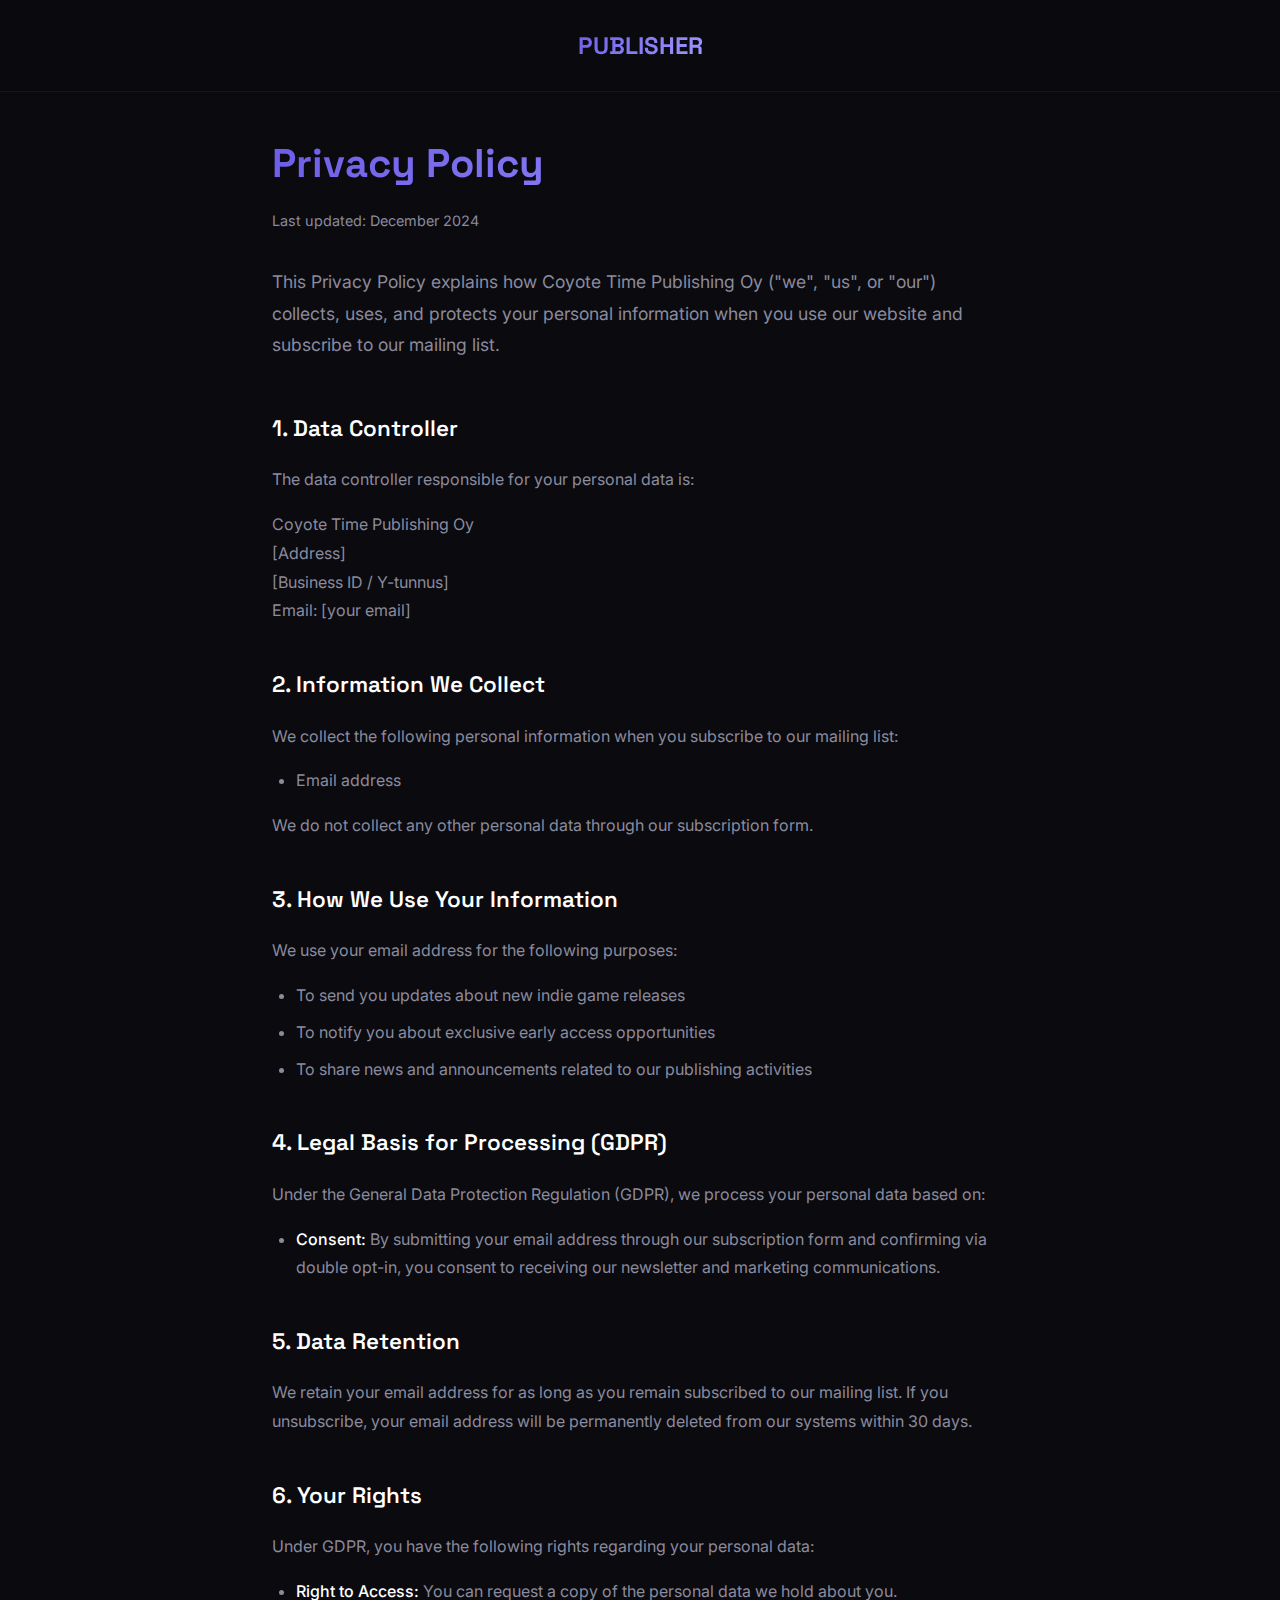
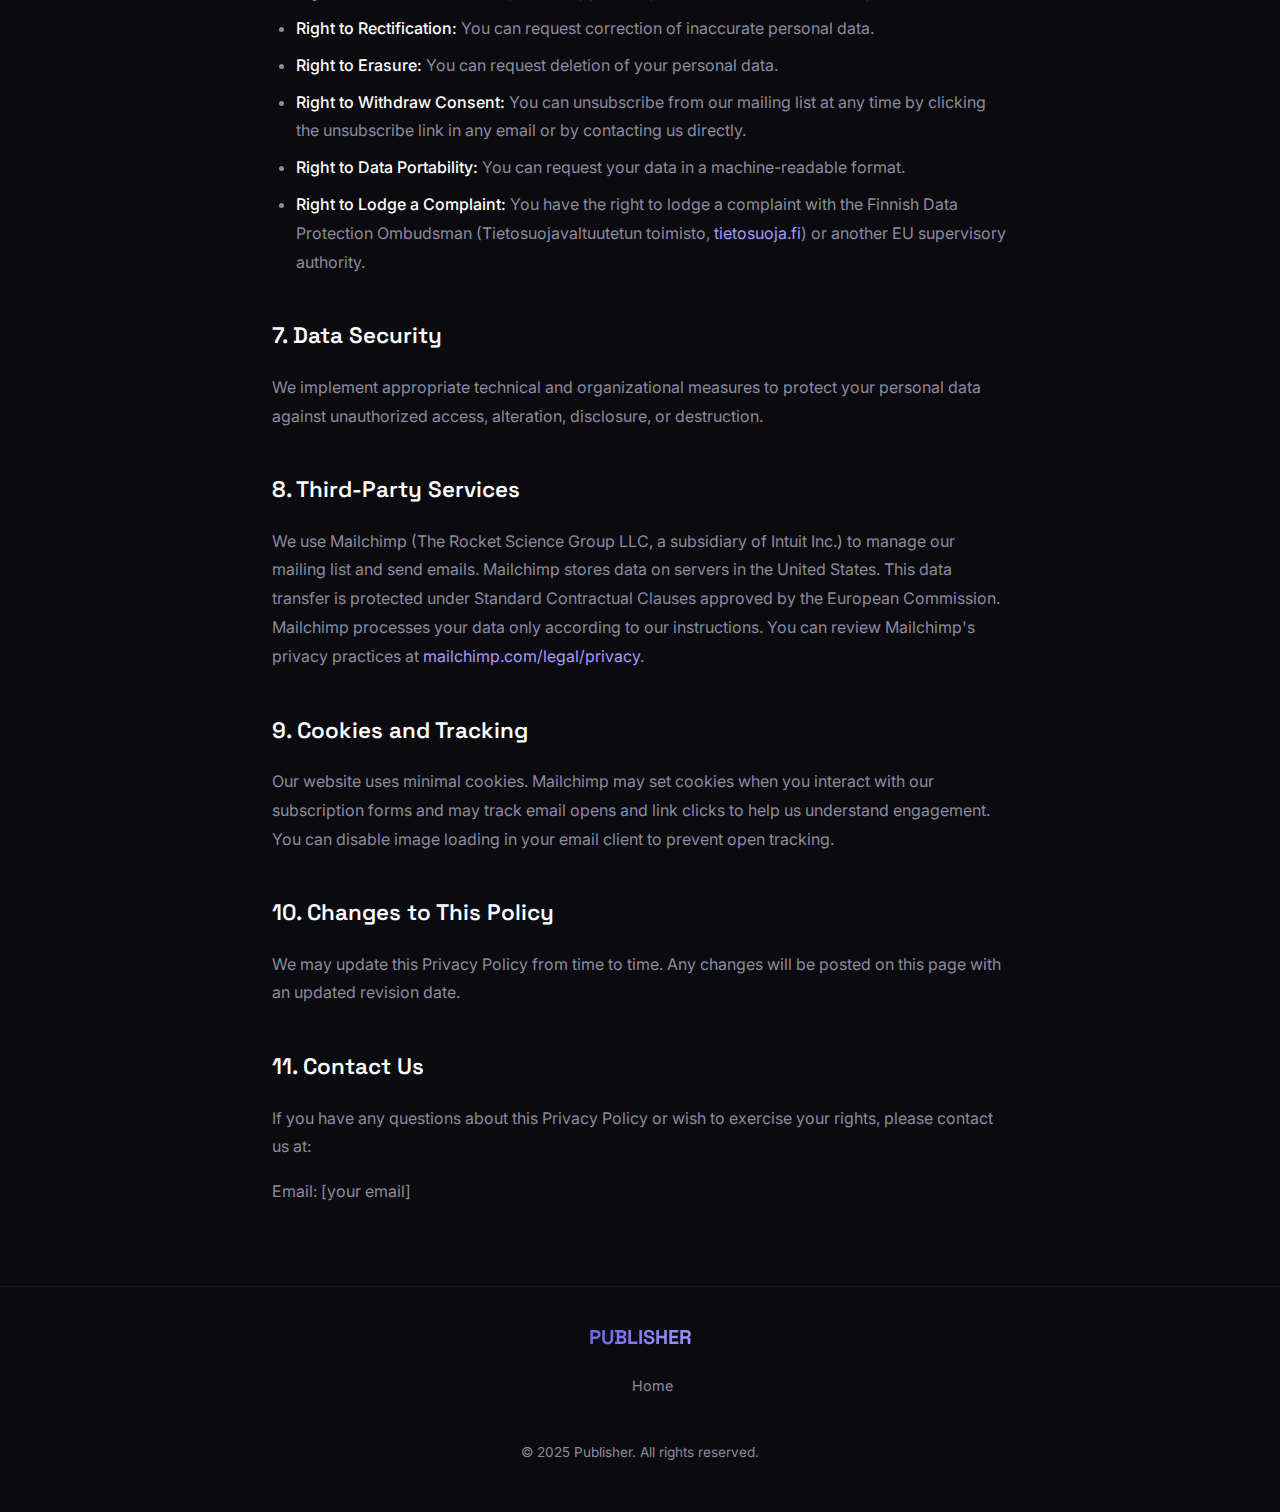
<file: privacy.html>
<!DOCTYPE html>
<html lang="en">
<head>
    <meta charset="UTF-8">
    <meta name="viewport" content="width=device-width, initial-scale=1.0">
    <title>Privacy Policy | Coyote Time Publishing</title>
    <link rel="preconnect" href="https://fonts.googleapis.com">
    <link rel="preconnect" href="https://fonts.gstatic.com" crossorigin>
    <link href="https://fonts.googleapis.com/css2?family=Inter:wght@300;400;500;600;700&family=Space+Grotesk:wght@500;700&display=swap" rel="stylesheet">
    <style>
        * {
            margin: 0;
            padding: 0;
            box-sizing: border-box;
        }

        :root {
            --primary: #6c5ce7;
            --primary-light: #a29bfe;
            --accent: #00cec9;
            --dark: #0a0a0f;
            --dark-lighter: #12121a;
            --dark-card: #1a1a25;
            --text: #ffffff;
            --text-muted: #8b8b9e;
            --gradient-primary: linear-gradient(135deg, #6c5ce7 0%, #a29bfe 100%);
        }

        html {
            scroll-behavior: smooth;
        }

        body {
            font-family: 'Inter', -apple-system, BlinkMacSystemFont, sans-serif;
            background-color: var(--dark);
            color: var(--text);
            line-height: 1.8;
            min-height: 100vh;
            display: flex;
            flex-direction: column;
        }

        /* Navigation */
        nav {
            position: fixed;
            top: 0;
            left: 0;
            right: 0;
            z-index: 1000;
            padding: 1.5rem 2rem;
            display: flex;
            justify-content: center;
            align-items: center;
            background: rgba(10, 10, 15, 0.95);
            backdrop-filter: blur(20px);
            border-bottom: 1px solid rgba(255, 255, 255, 0.05);
        }

        .logo {
            font-family: 'Space Grotesk', sans-serif;
            font-size: 1.5rem;
            font-weight: 700;
            background: var(--gradient-primary);
            -webkit-background-clip: text;
            -webkit-text-fill-color: transparent;
            background-clip: text;
            text-decoration: none;
        }

        /* Main Content */
        main {
            flex: 1;
            max-width: 800px;
            margin: 0 auto;
            padding: 8rem 2rem 4rem;
        }

        h1 {
            font-family: 'Space Grotesk', sans-serif;
            font-size: 2.5rem;
            font-weight: 700;
            margin-bottom: 0.5rem;
            background: var(--gradient-primary);
            -webkit-background-clip: text;
            -webkit-text-fill-color: transparent;
            background-clip: text;
        }

        .last-updated {
            color: var(--text-muted);
            font-size: 0.9rem;
            margin-bottom: 2rem;
        }

        .intro {
            color: var(--text-muted);
            margin-bottom: 3rem;
            font-size: 1.1rem;
        }

        h2 {
            font-family: 'Space Grotesk', sans-serif;
            font-size: 1.4rem;
            font-weight: 600;
            margin-top: 2.5rem;
            margin-bottom: 1rem;
            color: var(--text);
        }

        p {
            color: var(--text-muted);
            margin-bottom: 1rem;
        }

        ul {
            color: var(--text-muted);
            margin-bottom: 1rem;
            padding-left: 1.5rem;
        }

        li {
            margin-bottom: 0.5rem;
        }

        strong {
            color: var(--text);
            font-weight: 500;
        }

        a {
            color: var(--primary-light);
            text-decoration: none;
            transition: color 0.3s ease;
        }

        a:hover {
            color: var(--accent);
        }

        /* Footer */
        footer {
            padding: 2rem;
            border-top: 1px solid rgba(255, 255, 255, 0.05);
            text-align: center;
        }

        .footer-content {
            max-width: 1200px;
            margin: 0 auto;
            display: flex;
            flex-direction: column;
            align-items: center;
            gap: 1rem;
        }

        .footer-logo {
            font-family: 'Space Grotesk', sans-serif;
            font-size: 1.25rem;
            font-weight: 700;
            background: var(--gradient-primary);
            -webkit-background-clip: text;
            -webkit-text-fill-color: transparent;
            background-clip: text;
        }

        .footer-links {
            display: flex;
            gap: 2rem;
            list-style: none;
        }

        .footer-links a {
            color: var(--text-muted);
            font-size: 0.9rem;
        }

        .footer-links a:hover {
            color: var(--text);
        }

        .footer-copyright {
            color: var(--text-muted);
            font-size: 0.85rem;
        }

        /* Responsive */
        @media (max-width: 768px) {
            nav {
                padding: 1rem;
            }

            main {
                padding: 6rem 1.5rem 3rem;
            }

            h1 {
                font-size: 2rem;
            }

            h2 {
                font-size: 1.2rem;
            }
        }
    </style>
</head>
<body>
    <!-- Navigation -->
    <nav>
        <a href="index.html" class="logo">PUBLISHER</a>
    </nav>

    <!-- Main Content -->
    <main>
        <h1>Privacy Policy</h1>
        <p class="last-updated">Last updated: December 2024</p>
        <p class="intro">This Privacy Policy explains how Coyote Time Publishing Oy ("we", "us", or "our") collects, uses, and protects your personal information when you use our website and subscribe to our mailing list.</p>

        <h2>1. Data Controller</h2>
        <p>The data controller responsible for your personal data is:</p>
        <p>
            Coyote Time Publishing Oy<br>
            [Address]<br>
            [Business ID / Y-tunnus]<br>
            Email: [your email]
        </p>

        <h2>2. Information We Collect</h2>
        <p>We collect the following personal information when you subscribe to our mailing list:</p>
        <ul>
            <li>Email address</li>
        </ul>
        <p>We do not collect any other personal data through our subscription form.</p>

        <h2>3. How We Use Your Information</h2>
        <p>We use your email address for the following purposes:</p>
        <ul>
            <li>To send you updates about new indie game releases</li>
            <li>To notify you about exclusive early access opportunities</li>
            <li>To share news and announcements related to our publishing activities</li>
        </ul>

        <h2>4. Legal Basis for Processing (GDPR)</h2>
        <p>Under the General Data Protection Regulation (GDPR), we process your personal data based on:</p>
        <ul>
            <li><strong>Consent:</strong> By submitting your email address through our subscription form and confirming via double opt-in, you consent to receiving our newsletter and marketing communications.</li>
        </ul>

        <h2>5. Data Retention</h2>
        <p>We retain your email address for as long as you remain subscribed to our mailing list. If you unsubscribe, your email address will be permanently deleted from our systems within 30 days.</p>

        <h2>6. Your Rights</h2>
        <p>Under GDPR, you have the following rights regarding your personal data:</p>
        <ul>
            <li><strong>Right to Access:</strong> You can request a copy of the personal data we hold about you.</li>
            <li><strong>Right to Rectification:</strong> You can request correction of inaccurate personal data.</li>
            <li><strong>Right to Erasure:</strong> You can request deletion of your personal data.</li>
            <li><strong>Right to Withdraw Consent:</strong> You can unsubscribe from our mailing list at any time by clicking the unsubscribe link in any email or by contacting us directly.</li>
            <li><strong>Right to Data Portability:</strong> You can request your data in a machine-readable format.</li>
            <li><strong>Right to Lodge a Complaint:</strong> You have the right to lodge a complaint with the Finnish Data Protection Ombudsman (Tietosuojavaltuutetun toimisto, <a href="https://tietosuoja.fi" target="_blank" rel="noopener">tietosuoja.fi</a>) or another EU supervisory authority.</li>
        </ul>

        <h2>7. Data Security</h2>
        <p>We implement appropriate technical and organizational measures to protect your personal data against unauthorized access, alteration, disclosure, or destruction.</p>

        <h2>8. Third-Party Services</h2>
        <p>We use Mailchimp (The Rocket Science Group LLC, a subsidiary of Intuit Inc.) to manage our mailing list and send emails. Mailchimp stores data on servers in the United States. This data transfer is protected under Standard Contractual Clauses approved by the European Commission. Mailchimp processes your data only according to our instructions. You can review Mailchimp's privacy practices at <a href="https://mailchimp.com/legal/privacy" target="_blank" rel="noopener">mailchimp.com/legal/privacy</a>.</p>

        <h2>9. Cookies and Tracking</h2>
        <p>Our website uses minimal cookies. Mailchimp may set cookies when you interact with our subscription forms and may track email opens and link clicks to help us understand engagement. You can disable image loading in your email client to prevent open tracking.</p>

        <h2>10. Changes to This Policy</h2>
        <p>We may update this Privacy Policy from time to time. Any changes will be posted on this page with an updated revision date.</p>

        <h2>11. Contact Us</h2>
        <p>If you have any questions about this Privacy Policy or wish to exercise your rights, please contact us at:</p>
        <p>Email: [your email]</p>
    </main>

    <!-- Footer -->
    <footer>
        <div class="footer-content">
            <div class="footer-logo">PUBLISHER</div>
            <ul class="footer-links">
                <li><a href="index.html">Home</a></li>
            </ul>
            <p class="footer-copyright">&copy; 2025 Publisher. All rights reserved.</p>
        </div>
    </footer>
</body>
</html>
</file>
